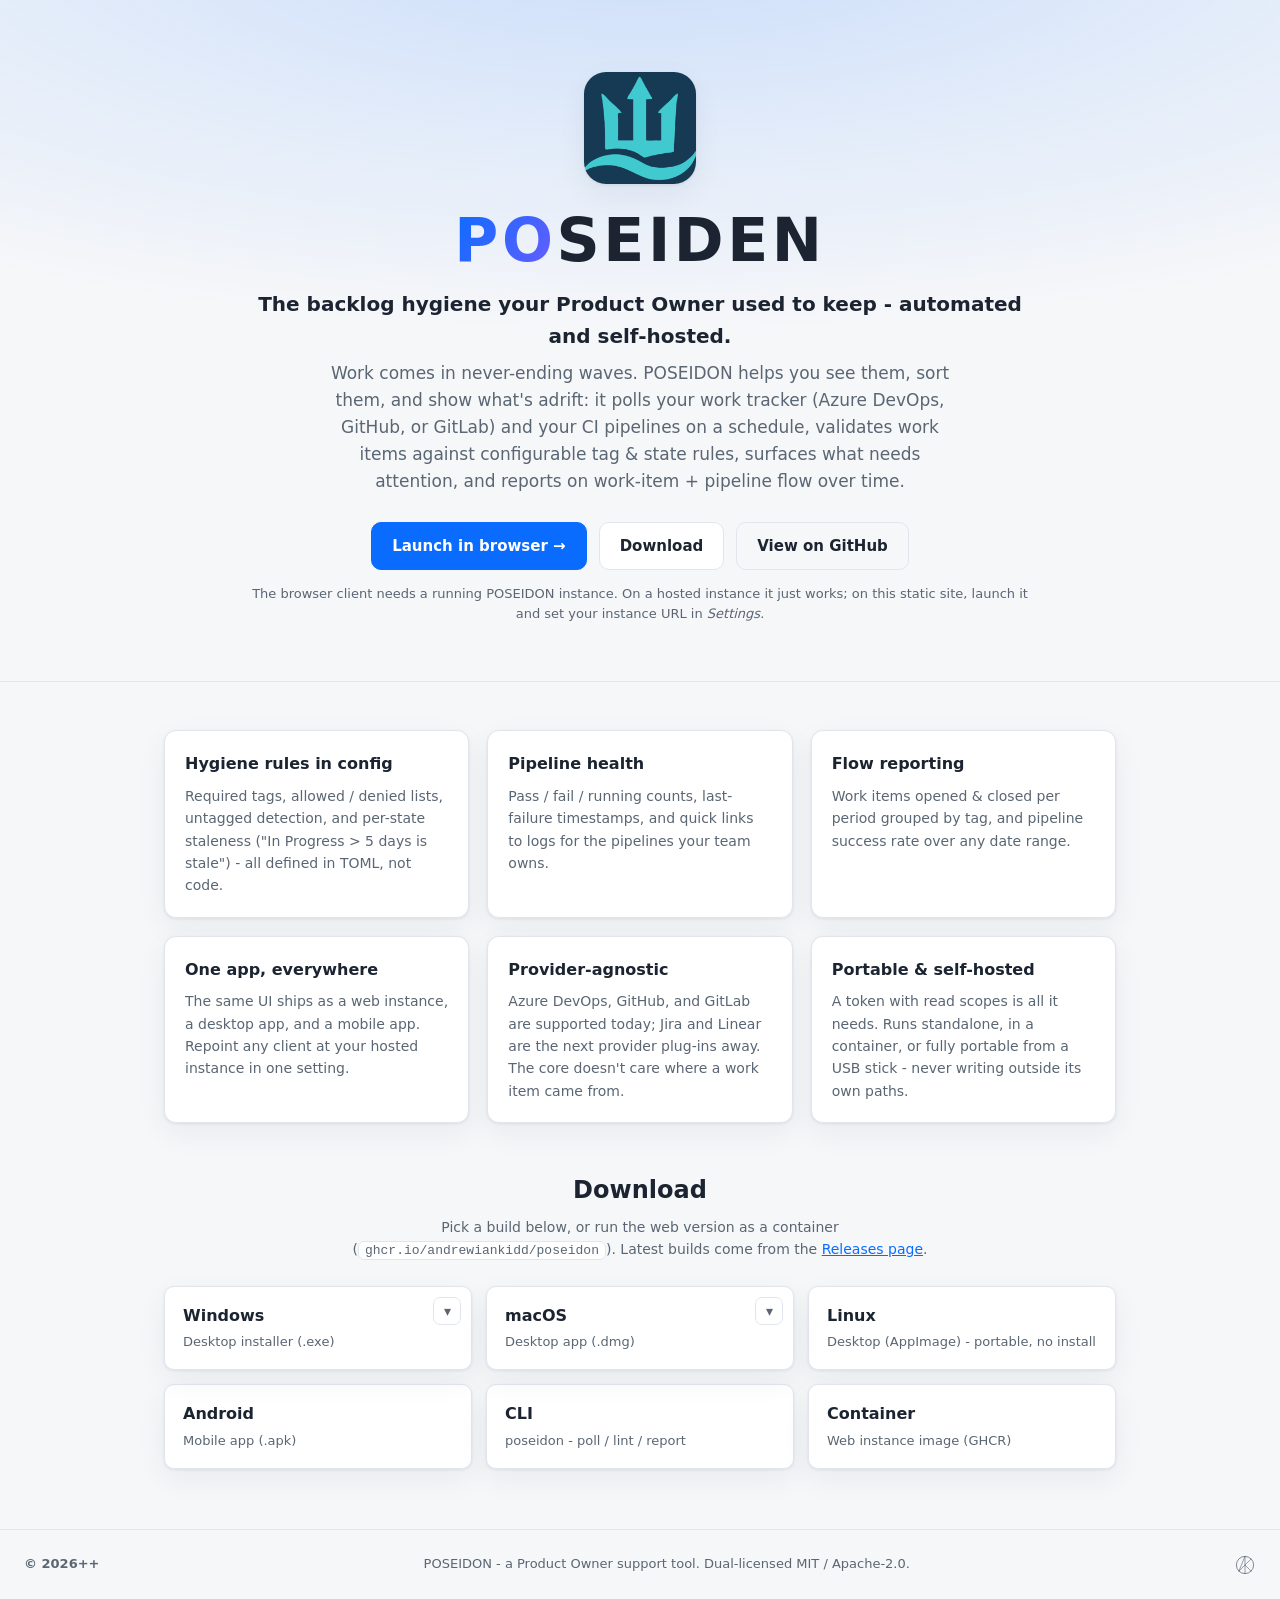
<file: frontend/web/index.html>
<!DOCTYPE html>
<html lang="en">
<head>
  <meta charset="UTF-8" />
  <meta name="viewport" content="width=device-width, initial-scale=1.0" />
  <title>POSEIDON - Product Owner support tool</title>
  <meta name="description" content="POSEIDON is a Product Owner support tool: it keeps your backlog legible - hygiene rules, pipeline observation, and velocity in one place. Connects to your work tracker (Azure DevOps, GitHub, or GitLab); runs standalone or against a shared backend." />
  <link rel="icon" type="image/png" href="favicon.png" />
  <link rel="stylesheet" href="landing.css" />
</head>
<body>
  <!--
    Landing page. This is what GitHub Pages / Cloudflare Pages serve at `/`.
    It's pure static - no backend, no API calls - so it works on any static
    host. The actual application lives at `app.html`; "Launch in browser"
    below opens it. On a hosted POSEIDON instance (the Docker image) the app
    talks to that instance's own API; on a static host it prompts you to
    connect to your instance URL (repoint).

    Download links point at the rolling `latest-main` release by stable,
    version-less filename, so they resolve the same URL every build. (The
    release workflow renames Tauri's version-stamped bundles to these names.)
    Swap to `releases/latest/download/...` once tagged `v*` releases ship.
  -->
  <header class="hero">
    <div class="hero-inner">
      <img class="hero-logo" src="assets/logo.png" alt="POSEIDON logo - a trident over a wave" width="112" height="112" />
      <div class="wordmark"><span class="po">PO</span><span class="rest">SEIDEN</span></div>
      <p class="tagline">The backlog hygiene your Product Owner used to keep - automated and self-hosted.</p>
      <p class="lede">
        Work comes in never-ending waves. POSEIDON helps you see them, sort them,
        and show what's adrift: it polls your work tracker (Azure DevOps,
        GitHub, or GitLab) and your CI pipelines on a
        schedule, validates work items against configurable tag &amp; state
        rules, surfaces what needs attention, and reports on work-item + pipeline
        flow over time.
      </p>
      <div class="cta-row">
        <a id="launch-btn" class="btn btn-primary" href="app.html">Launch in browser →</a>
        <a class="btn" href="#download">Download</a>
        <a class="btn btn-ghost" href="https://github.com/andrewiankidd/POSEIDON" target="_blank" rel="noopener">View on GitHub</a>
      </div>
      <p id="launch-fineprint" class="fineprint">
        The browser client needs a running POSEIDON instance. On a hosted
        instance it just works; on this static site, launch it and set your
        instance URL in <em>Settings</em>.
      </p>
    </div>
  </header>

  <main>
    <section class="features">
      <div class="feature">
        <h3>Hygiene rules in config</h3>
        <p>Required tags, allowed / denied lists, untagged detection, and
           per-state staleness ("In Progress &gt; 5 days is stale") - all
           defined in TOML, not code.</p>
      </div>
      <div class="feature">
        <h3>Pipeline health</h3>
        <p>Pass / fail / running counts, last-failure timestamps, and quick
           links to logs for the pipelines your team owns.</p>
      </div>
      <div class="feature">
        <h3>Flow reporting</h3>
        <p>Work items opened &amp; closed per period grouped by tag, and pipeline
           success rate over any date range.</p>
      </div>
      <div class="feature">
        <h3>One app, everywhere</h3>
        <p>The same UI ships as a web instance, a desktop app, and a mobile
           app. Repoint any client at your hosted instance in one setting.</p>
      </div>
      <div class="feature">
        <h3>Provider-agnostic</h3>
        <p>Azure DevOps, GitHub, and GitLab are supported today; Jira and Linear
           are the next provider plug-ins away. The core doesn't care where a
           work item came from.</p>
      </div>
      <div class="feature">
        <h3>Portable &amp; self-hosted</h3>
        <p>A token with read scopes is all it needs. Runs standalone, in a
           container, or fully portable from a USB stick - never writing outside
           its own paths.</p>
      </div>
    </section>

    <section id="download" class="download">
      <h2>Download</h2>
      <p class="download-note">
        Pick a build below, or run the web version as a container
        (<code>ghcr.io/andrewiankidd/poseidon</code>). Latest builds come from
        the <a href="https://github.com/andrewiankidd/POSEIDON/releases" target="_blank" rel="noopener">Releases page</a>.
      </p>
      <div class="dl-grid">
        <div class="dl-card has-alt">
          <a class="dl-main" href="https://github.com/andrewiankidd/POSEIDON/releases/download/latest-main/poseidon-desktop-windows-setup.exe">
            <span class="dl-os">Windows</span><span class="dl-kind">Desktop installer (.exe)</span>
          </a>
          <button type="button" class="dl-alt-toggle" aria-haspopup="true" aria-expanded="false" aria-label="Other Windows downloads">▾</button>
          <div class="dl-alt-menu" role="menu" hidden>
            <a role="menuitem" href="https://github.com/andrewiankidd/POSEIDON/releases/download/latest-main/poseidon-portable-windows.exe">
              Portable<span class="dl-alt-sub">Single .exe, no install</span>
            </a>
          </div>
        </div>
        <div class="dl-card has-alt">
          <a class="dl-main" href="https://github.com/andrewiankidd/POSEIDON/releases/download/latest-main/poseidon-desktop-macos-setup.dmg">
            <span class="dl-os">macOS</span><span class="dl-kind">Desktop app (.dmg)</span>
          </a>
          <button type="button" class="dl-alt-toggle" aria-haspopup="true" aria-expanded="false" aria-label="Other macOS downloads">▾</button>
          <div class="dl-alt-menu" role="menu" hidden>
            <a role="menuitem" href="https://github.com/andrewiankidd/POSEIDON/releases/download/latest-main/poseidon-portable-macos">
              Portable<span class="dl-alt-sub">Single binary, no install</span>
            </a>
          </div>
        </div>
        <a class="dl-card" href="https://github.com/andrewiankidd/POSEIDON/releases/download/latest-main/poseidon-desktop-linux-portable.AppImage">
          <span class="dl-os">Linux</span><span class="dl-kind">Desktop (AppImage) - portable, no install</span>
        </a>
        <a class="dl-card" href="https://github.com/andrewiankidd/POSEIDON/releases/download/latest-main/poseidon-mobile-android.apk">
          <span class="dl-os">Android</span><span class="dl-kind">Mobile app (.apk)</span>
        </a>
        <a class="dl-card" href="https://github.com/andrewiankidd/POSEIDON/releases/tag/latest-main">
          <span class="dl-os">CLI</span><span class="dl-kind">poseidon - poll / lint / report</span>
        </a>
        <a class="dl-card" href="https://github.com/andrewiankidd/POSEIDON/pkgs/container/poseidon">
          <span class="dl-os">Container</span><span class="dl-kind">Web instance image (GHCR)</span>
        </a>
      </div>
    </section>
  </main>

  <footer>
    <b>&copy; <script>document.write(new Date().getFullYear())</script>++</b>
    <span class="foot-mid">POSEIDON - a Product Owner support tool. Dual-licensed MIT / Apache-2.0.</span>
    <a href="https://andrewkidd.co.uk" target="_blank" rel="noopener" title="andrewkidd.co.uk">
      <svg class="personal-logo" xmlns="http://www.w3.org/2000/svg" viewBox="-15 -15 230 230">
        <!-- Outer circle -->
        <circle cx="100" cy="100" r="90" fill="none" stroke="currentColor" stroke-width="8" />
        <!-- Base lines (always visible) -->
        <g stroke="currentColor" stroke-width="6.4" stroke-linecap="round">
          <line x1="163.6" y1="36.4" x2="36.4" y2="163.6" />
          <line x1="36.4" y1="163.6" x2="100" y2="10" />
          <line x1="100" y1="100" x2="163.6" y2="163.6" />
          <line x1="100" y1="10" x2="100" y2="190" />
        </g>
        <!-- Punk: extensions past the circle edge, revealed on hover -->
        <g class="punk" stroke="currentColor" stroke-width="6.4" stroke-linecap="round">
          <line x1="163.6" y1="36.4" x2="177.7" y2="22.3" />
          <line x1="36.4" y1="163.6" x2="22.3" y2="177.7" />
          <line x1="36.4" y1="163.6" x2="28.7" y2="182.1" />
          <line x1="100" y1="10" x2="107.7" y2="-8.5" />
          <line x1="163.6" y1="163.6" x2="177.7" y2="177.7" />
          <line x1="100" y1="10" x2="100" y2="-10" />
          <line x1="100" y1="190" x2="100" y2="210" />
        </g>
      </svg>
    </a>
  </footer>

  <script>
    // Static-host detection (same pattern the sibling projects use). GitHub
    // Pages has no POSEIDON backend, so the browser client can't load real
    // data there - "Launch in browser" would dead-end at a connect prompt.
    // On Pages, turn it into "View Demo", which opens the app in demo mode
    // (client-side sample data). Anywhere else (a hosted instance, localhost)
    // the button stays a normal launch.
    (function () {
      var onPages = window.location.hostname.indexOf('github.io') !== -1;
      if (!onPages) return;
      document.body.classList.add('on-pages');
      var launch = document.getElementById('launch-btn');
      if (launch) { launch.textContent = 'View Demo →'; launch.setAttribute('href', 'app.html?demo=1'); }
      var fine = document.getElementById('launch-fineprint');
      if (fine) {
        fine.innerHTML = 'This is the public demo, running on built-in sample data - no backend needed. '
          + 'To use POSEIDON for real, download a build or run the container and point it at your own instance.';
      }
    })();

    // Download cards with a portable variant carry a ▾ toggle that opens a small
    // menu (the main card stays the installer). Plain click-to-toggle, closes on
    // outside click or Escape; the menu links are ordinary download anchors.
    (function () {
      var toggles = Array.prototype.slice.call(document.querySelectorAll('.dl-alt-toggle'));
      function closeAll(except) {
        toggles.forEach(function (t) {
          if (t === except) return;
          t.setAttribute('aria-expanded', 'false');
          if (t.nextElementSibling) t.nextElementSibling.hidden = true;
        });
      }
      toggles.forEach(function (t) {
        t.addEventListener('click', function (e) {
          e.preventDefault();
          e.stopPropagation();
          var menu = t.nextElementSibling;
          var open = t.getAttribute('aria-expanded') === 'true';
          closeAll(t);
          t.setAttribute('aria-expanded', String(!open));
          if (menu) menu.hidden = open;
        });
      });
      document.addEventListener('click', function (e) {
        if (!e.target.closest('.dl-card.has-alt')) closeAll(null);
      });
      document.addEventListener('keydown', function (e) {
        if (e.key === 'Escape') closeAll(null);
      });
    })();
  </script>
</body>
</html>
</file>
<file: frontend/web/landing.css>
/* POSEIDON landing page. Standalone from the app's styles.css - this page is
   pure static marketing served at `/` by any host (GitHub Pages, Cloudflare
   Pages, or the instance itself). Theme-aware. */

:root {
  --bg: #f6f7f9;
  --panel: #ffffff;
  --ink: #1b2430;
  --ink-soft: #5a6673;
  --border: #e2e6ec;
  --accent: #0a6cff;
  --accent-2: #6a5cff;
  --accent-ink: #ffffff;
  --shadow: 0 1px 3px rgba(20,30,45,.08), 0 10px 30px rgba(20,30,45,.06);
}
@media (prefers-color-scheme: dark) {
  :root {
    --bg: #0d1117; --panel: #161d27; --ink: #e7ecf2; --ink-soft: #9aa7b5;
    --border: #253040; --accent: #4d90ff; --accent-2: #8f83ff;
    --shadow: 0 1px 3px rgba(0,0,0,.4), 0 12px 34px rgba(0,0,0,.3);
  }
}

* { box-sizing: border-box; }
html, body { margin: 0; background: var(--bg); color: var(--ink);
  font: 16px/1.6 system-ui, -apple-system, "Segoe UI", Roboto, sans-serif; }
a { color: var(--accent); }

/* ── Hero ─────────────────────────────────────────────────────────── */
.hero {
  background:
    radial-gradient(1200px 400px at 50% -10%, color-mix(in srgb, var(--accent) 18%, transparent), transparent),
    var(--bg);
  border-bottom: 1px solid var(--border);
  padding: 72px 24px 56px;
}
.hero-inner { max-width: 780px; margin: 0 auto; text-align: center; }

.hero-logo {
  width: 112px; height: 112px; border-radius: 22px; margin-bottom: 18px;
  box-shadow: var(--shadow);
}

.wordmark { font-size: 60px; font-weight: 800; letter-spacing: 0.06em; line-height: 1; }
.wordmark .po {
  background: linear-gradient(120deg, var(--accent), var(--accent-2));
  -webkit-background-clip: text; background-clip: text; color: transparent;
}
.wordmark .rest { color: var(--ink); }

.tagline { font-size: 20px; font-weight: 600; margin: 18px 0 8px; color: var(--ink); }
.lede { font-size: 17px; color: var(--ink-soft); max-width: 640px; margin: 0 auto 26px; }

.cta-row { display: flex; gap: 12px; justify-content: center; flex-wrap: wrap; margin-bottom: 14px; }
.fineprint { font-size: 13px; color: var(--ink-soft); margin: 0; }

.btn {
  display: inline-block; text-decoration: none; font-weight: 600; font-size: 15px;
  padding: 11px 20px; border-radius: 10px; border: 1px solid var(--border);
  background: var(--panel); color: var(--ink); transition: transform .05s ease;
}
.btn:hover { transform: translateY(-1px); }
.btn-primary { background: var(--accent); border-color: var(--accent); color: var(--accent-ink); }
.btn-ghost { background: transparent; }

/* ── Features ─────────────────────────────────────────────────────── */
main { max-width: 1000px; margin: 0 auto; padding: 0 24px; }
.features {
  display: grid; grid-template-columns: repeat(3, 1fr); gap: 18px;
  margin: 48px 0;
}
@media (max-width: 800px) { .features { grid-template-columns: 1fr; } .wordmark { font-size: 46px; } }
.feature {
  background: var(--panel); border: 1px solid var(--border); border-radius: 12px;
  padding: 20px; box-shadow: var(--shadow);
}
.feature h3 { margin: 0 0 8px; font-size: 16px; }
.feature p { margin: 0; color: var(--ink-soft); font-size: 14px; }

/* ── Download ─────────────────────────────────────────────────────── */
.download { margin: 20px 0 60px; text-align: center; }
.download h2 { font-size: 24px; margin-bottom: 6px; }
.download-note { color: var(--ink-soft); font-size: 14px; max-width: 620px; margin: 0 auto 24px; }
.download-note code { background: var(--panel); border: 1px solid var(--border); padding: 1px 6px; border-radius: 6px; font-size: 13px; }
.dl-grid { display: grid; grid-template-columns: repeat(3, 1fr); gap: 14px; }
@media (max-width: 800px) { .dl-grid { grid-template-columns: 1fr; } }
.dl-card {
  display: flex; flex-direction: column; gap: 4px; text-decoration: none;
  background: var(--panel); border: 1px solid var(--border); border-radius: 10px;
  padding: 16px 18px; text-align: left; box-shadow: var(--shadow); transition: transform .05s ease;
}
.dl-card:hover { transform: translateY(-2px); border-color: var(--accent); }
.dl-os { font-weight: 700; color: var(--ink); }
.dl-kind { font-size: 13px; color: var(--ink-soft); }

/* Cards with a portable variant: the card is a wrapper, the installer link fills
   it, and a ▾ toggle in the corner opens the portable option in a small menu. */
.dl-card.has-alt { position: relative; padding: 0; }
.dl-card.has-alt .dl-main {
  display: flex; flex-direction: column; gap: 4px;
  text-decoration: none; color: inherit;
  padding: 16px 44px 16px 18px; border-radius: inherit;
}
.dl-alt-toggle {
  position: absolute; top: 10px; right: 10px;
  width: 28px; height: 28px; padding: 0; border-radius: 7px;
  display: inline-flex; align-items: center; justify-content: center;
  background: transparent; border: 1px solid var(--border);
  color: var(--ink-soft); font-size: 14px; line-height: 1; cursor: pointer;
  transition: background .1s ease, color .1s ease, border-color .1s ease;
}
.dl-alt-toggle:hover,
.dl-alt-toggle[aria-expanded="true"] {
  background: var(--bg); border-color: var(--accent); color: var(--ink);
}
.dl-alt-menu {
  position: absolute; top: 44px; right: 10px; z-index: 20;
  min-width: 208px; padding: 6px; text-align: left;
  background: var(--panel); border: 1px solid var(--border);
  border-radius: 9px; box-shadow: var(--shadow);
}
.dl-alt-menu[hidden] { display: none; }
.dl-alt-menu a {
  display: block; padding: 8px 10px; border-radius: 6px;
  text-decoration: none; color: var(--ink); font-weight: 600; font-size: 14px;
}
.dl-alt-menu a:hover { background: color-mix(in srgb, var(--accent) 14%, transparent); }
.dl-alt-sub { display: block; margin-top: 1px; font-weight: 400; font-size: 12px; color: var(--ink-soft); }

footer {
  border-top: 1px solid var(--border); padding: 24px; font-size: 13px;
  color: var(--ink-soft); display: flex; gap: 16px; align-items: center;
  justify-content: space-between; flex-wrap: wrap;
}
footer .foot-mid { flex: 1 1 auto; text-align: center; min-width: 180px; }
footer a { color: var(--ink-soft); display: inline-flex; align-items: center; }
footer a:hover { filter: brightness(1.3); }
/* Personal-site logo lifted from andrewkidd.co.uk - same SVG, same hover
   "punk" reveal (the extension strokes punch past the circle on hover). */
footer svg.personal-logo { width: 22px; height: 22px; vertical-align: middle; }
footer svg.personal-logo .punk { display: none; }
footer a:hover svg.personal-logo .punk { display: inline; }
</file>
